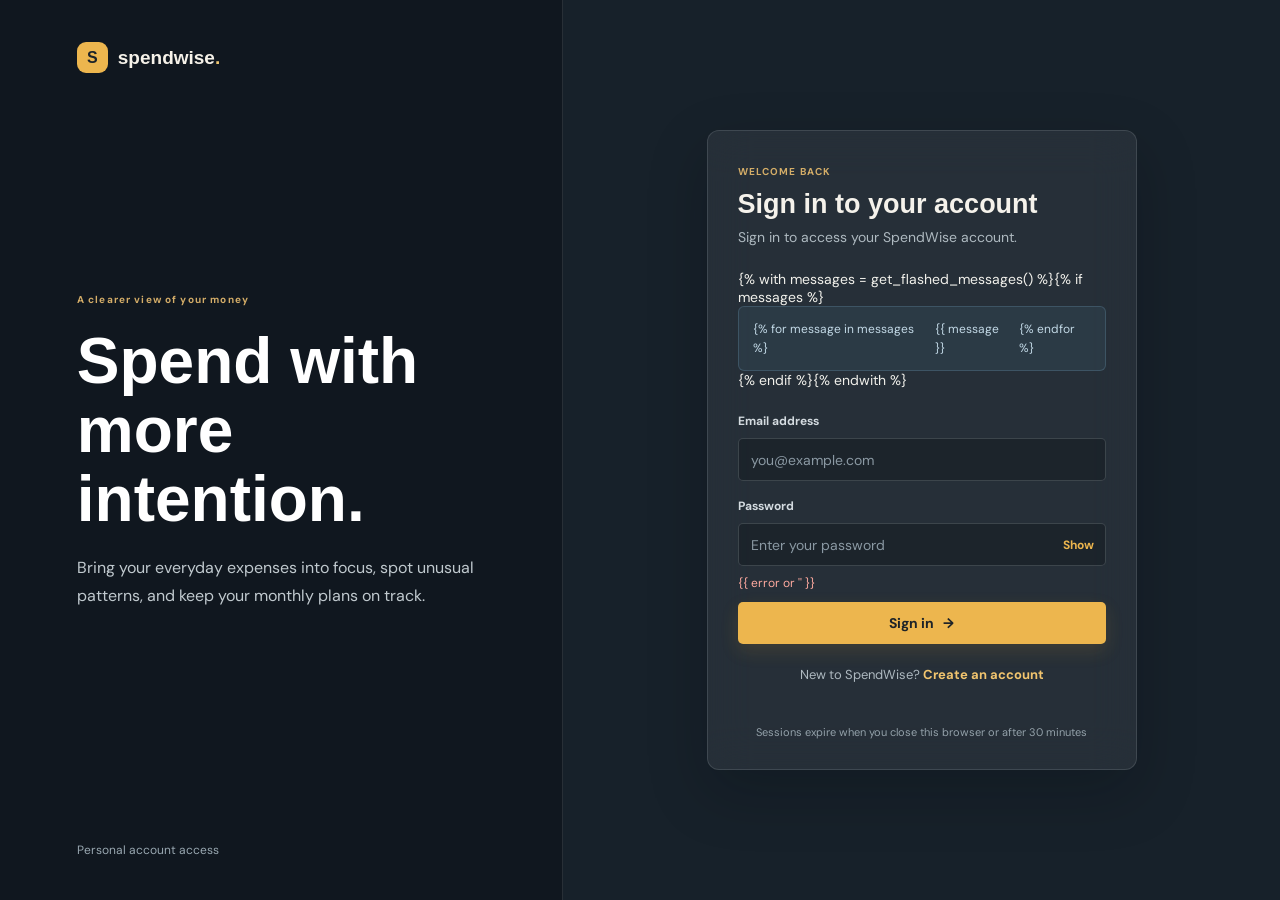
<file: index.html>
<!doctype html>
<html lang="en">
<head>
	<meta charset="utf-8">
	<meta http-equiv="refresh" content="0; url=templates/login.html">
	<meta name="viewport" content="width=device-width, initial-scale=1">
	<title>SpendWise</title>
</head>
<body>
	<p>Opening SpendWise… <a href="templates/login.html">Continue to sign in</a></p>
</body>
</html>
</file>
